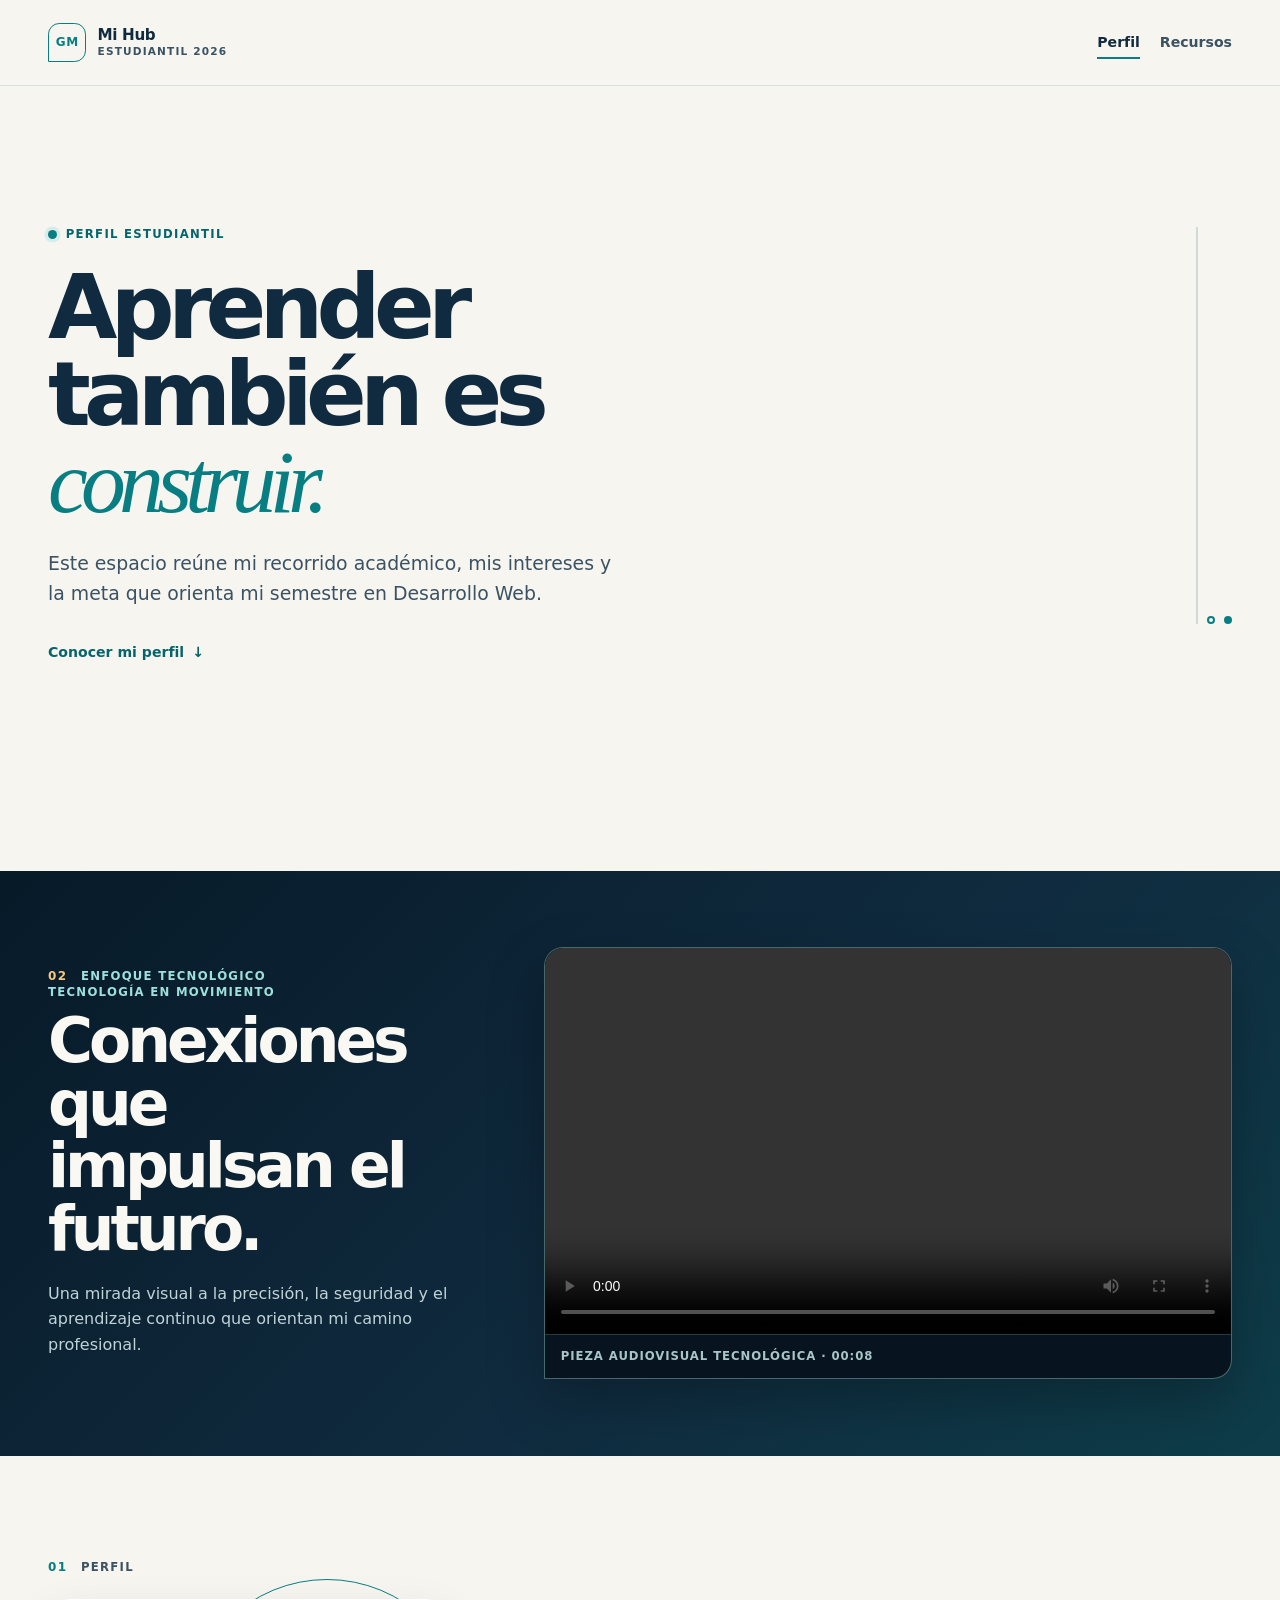
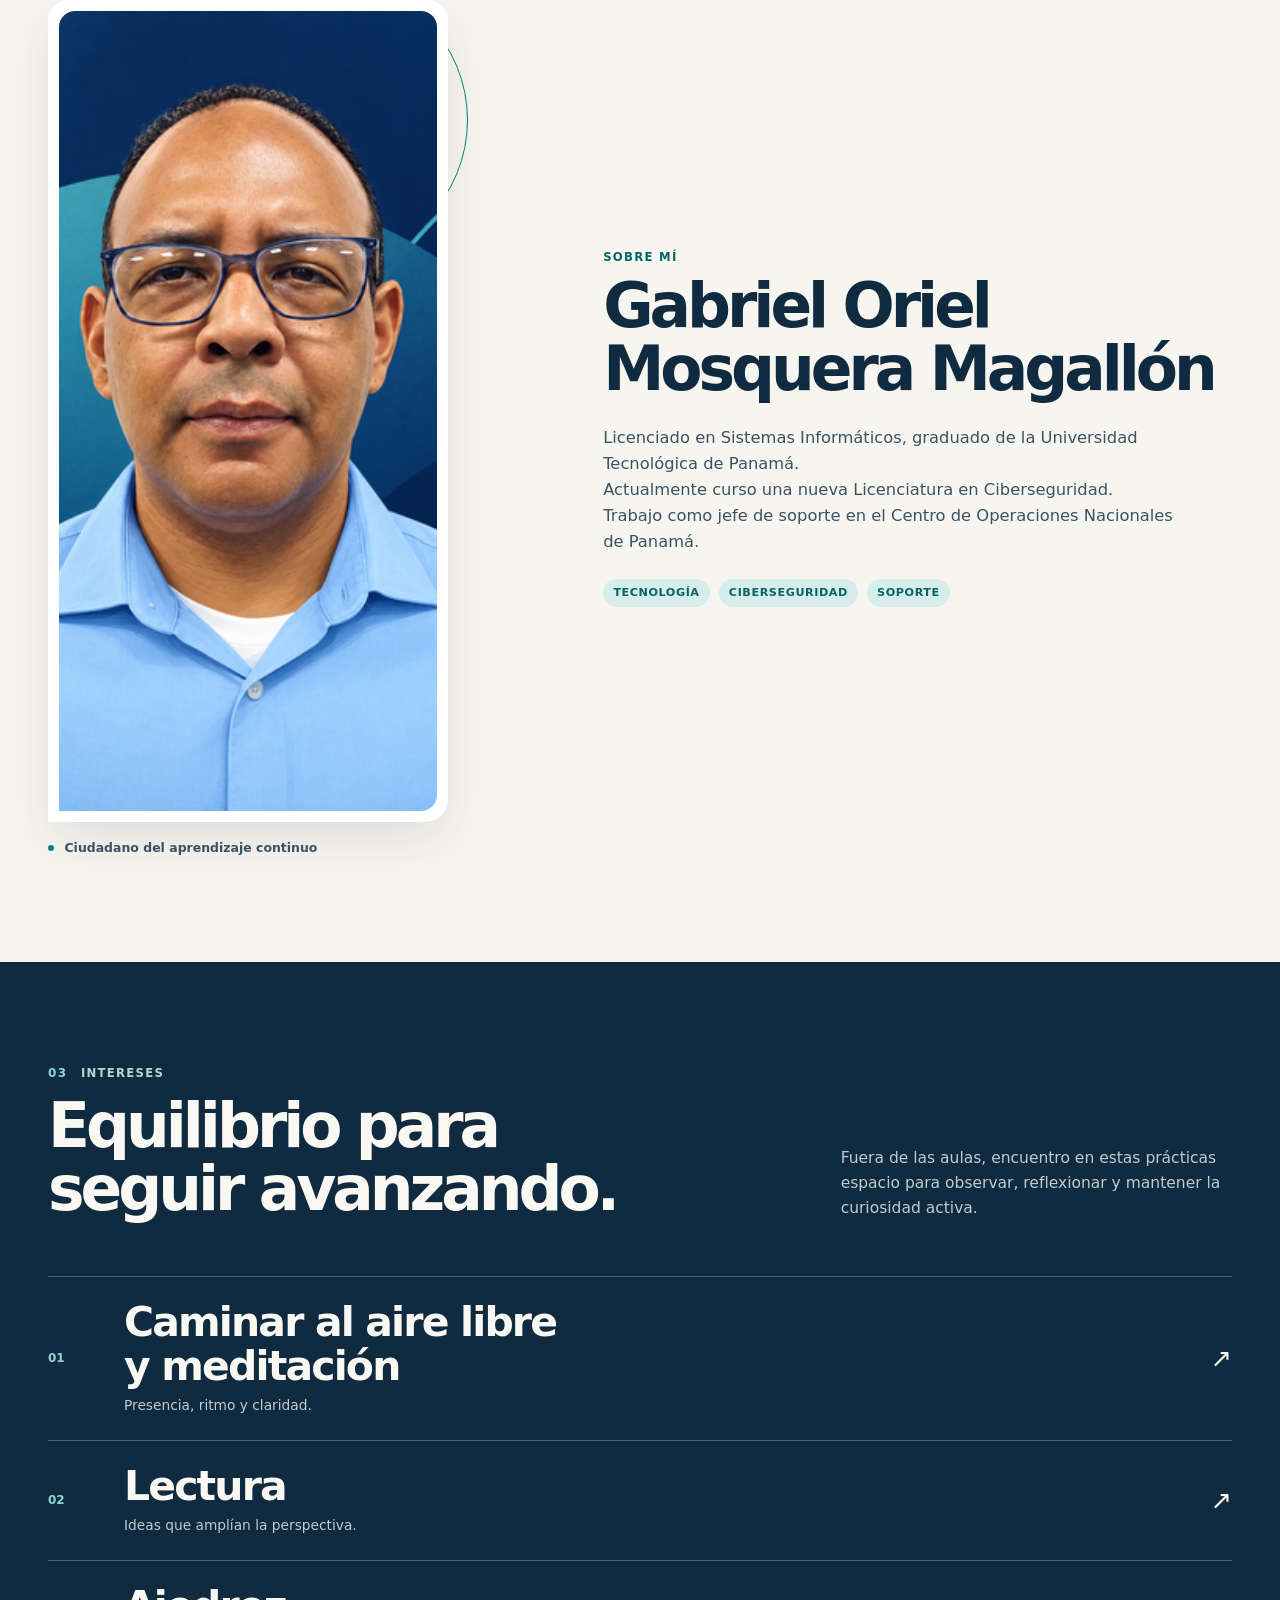
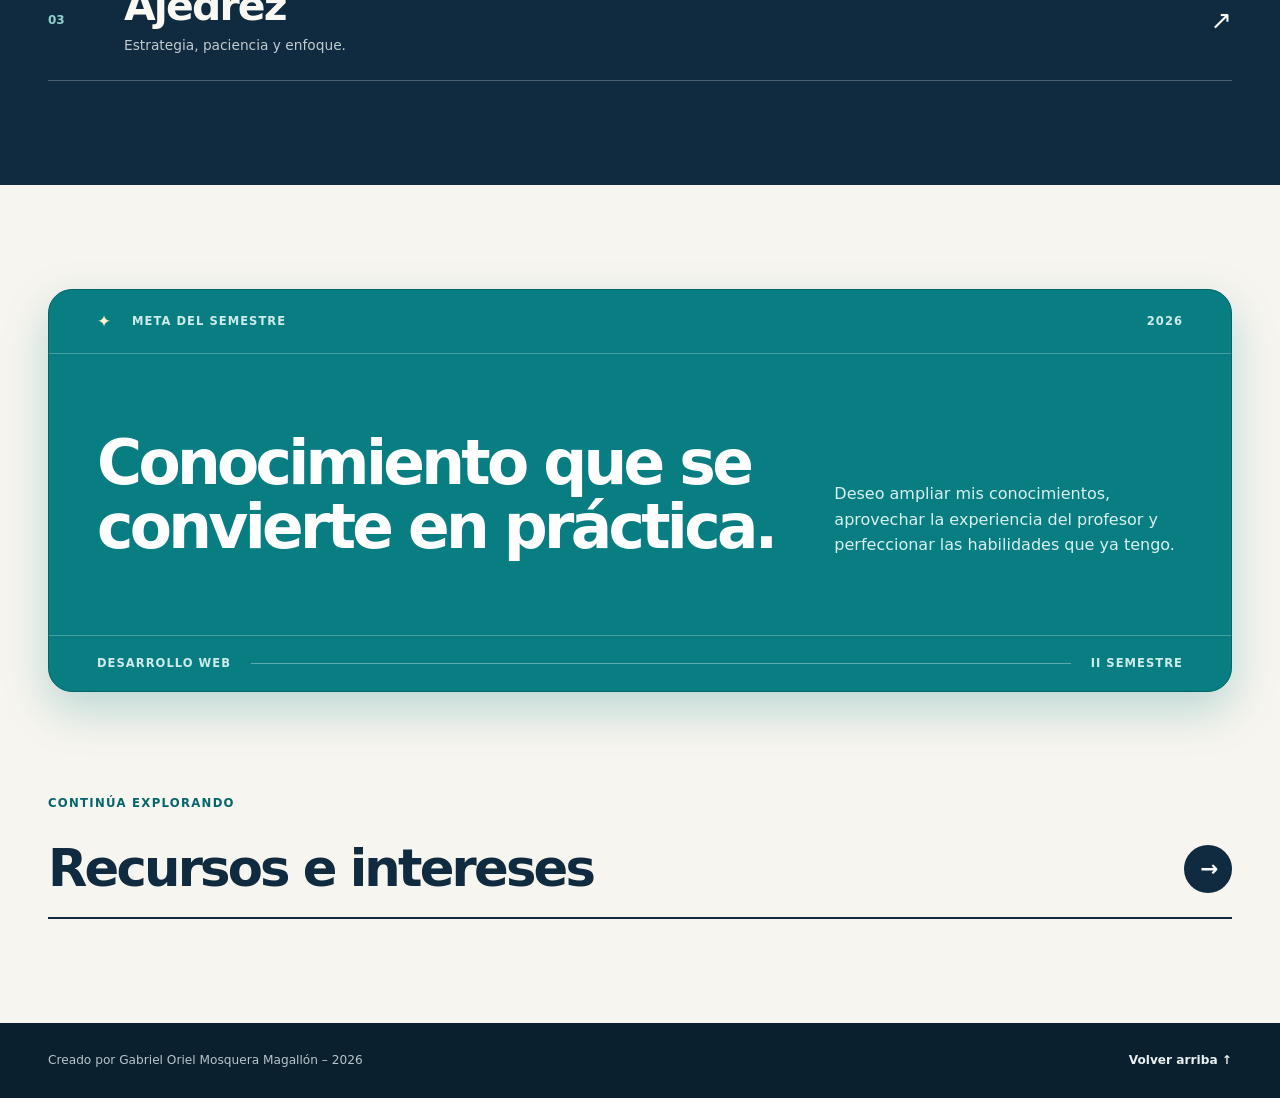
<file: index.html>
<!doctype html>
<html lang="es">
  <head>
    <meta charset="UTF-8" />
    <meta name="viewport" content="width=device-width, initial-scale=1.0" />
    <meta
      name="description"
      content="Perfil académico de Gabriel Oriel Mosquera Magallón: formación, intereses y meta del semestre en Desarrollo Web."
    />
    <meta
      name="keywords"
      content="Gabriel Mosquera, Desarrollo Web, Ciberseguridad, UTP, perfil estudiantil"
    />
    <meta name="author" content="Gabriel Oriel Mosquera Magallón" />
    <meta property="og:type" content="website" />
    <meta property="og:title" content="Mi Hub Estudiantil 2026 | Gabriel Mosquera" />
    <meta
      property="og:description"
      content="Un espacio personal de aprendizaje, tecnología y crecimiento profesional."
    />
    <meta property="og:url" content="https://mihub26-8mj5hxge.manus.space/" />
    <meta property="og:site_name" content="Mi Hub Estudiantil 2026" />
    <meta property="og:image" content="https://raw.githubusercontent.com/Gabrielmosquera16/mi-hub-estudiantil-2026/main/img/avatar-gabriel-web.png" />
    <meta name="twitter:card" content="summary" />
    <meta name="twitter:title" content="Mi Hub Estudiantil 2026 | Gabriel Mosquera" />
    <meta name="twitter:description" content="Un espacio personal de aprendizaje, tecnología y crecimiento profesional." />
    <meta name="twitter:image" content="https://raw.githubusercontent.com/Gabrielmosquera16/mi-hub-estudiantil-2026/main/img/avatar-gabriel-web.png" />
    <title>Mi Hub Estudiantil 2026 | Gabriel Mosquera</title>
    <link rel="canonical" href="https://mihub26-8mj5hxge.manus.space/" />
    <link rel="stylesheet" href="css/estilos.css" />
  </head>
  <body>
    <a class="skip-link" href="#contenido">Saltar al contenido principal</a>

    <header class="site-header">
      <div class="shell header__inner">
        <a class="brand" href="index.html" aria-label="Ir al inicio de Mi Hub Estudiantil 2026">
          <span class="brand__mark" aria-hidden="true">GM</span>
          <span class="brand__text">
            <strong>Mi Hub</strong>
            <small>Estudiantil 2026</small>
          </span>
        </a>

        <nav class="main-nav" aria-label="Navegación principal">
          <a class="main-nav__link is-active" href="index.html" aria-current="page">Perfil</a>
          <a class="main-nav__link" href="recursos.html">Recursos</a>
        </nav>
      </div>
    </header>

    <main id="contenido">
      <section class="hero shell" aria-labelledby="presentacion-titulo">
        <div class="hero__content">
          <p class="eyebrow"><span class="eyebrow__dot" aria-hidden="true"></span> Perfil estudiantil</p>
          <h1 id="presentacion-titulo">Aprender también es <em>construir.</em></h1>
          <p class="hero__intro">
            Este espacio reúne mi recorrido académico, mis intereses y la meta que orienta mi semestre en Desarrollo Web.
          </p>
          <a class="text-link" href="#perfil">Conocer mi perfil <span aria-hidden="true">↓</span></a>
        </div>
        <div class="hero__rule" aria-hidden="true"><span></span><i></i><i></i></div>
      </section>

      <section class="tech-film section-space" aria-labelledby="video-titulo">
        <div class="shell tech-film__grid">
          <div class="tech-film__copy">
            <div class="section-label">
              <span>02</span>
              <p>Enfoque tecnológico</p>
            </div>
            <p class="overline">Tecnología en movimiento</p>
            <h2 id="video-titulo">Conexiones que<br />impulsan el futuro.</h2>
            <p>
              Una mirada visual a la precisión, la seguridad y el aprendizaje continuo que orientan mi camino profesional.
            </p>
          </div>

          <figure class="tech-film__player">
            <video controls preload="metadata" playsinline aria-describedby="video-descripcion">
              <source src="media/mi-hub-tecnologico-web.mp4" type="video/mp4" />
              Tu navegador no admite la reproducción de video HTML5.
            </video>
            <figcaption id="video-descripcion">Pieza audiovisual tecnológica · 00:08</figcaption>
          </figure>
        </div>
      </section>

      <section id="perfil" class="profile-section shell section-space" aria-labelledby="perfil-titulo">
        <div class="section-label">
          <span>01</span>
          <p>Perfil</p>
        </div>

        <div class="profile-layout">
          <figure class="portrait-card">
            <div class="portrait-card__image-wrap">
              <img
                src="img/avatar-gabriel-web.png"
                alt="Avatar ilustrado de Gabriel Oriel Mosquera Magallón"
                width="800"
                height="800"
              />
            </div>
            <figcaption>
              <span class="status-dot" aria-hidden="true"></span>
              Ciudadano del aprendizaje continuo
            </figcaption>
          </figure>

          <article class="profile-copy">
            <p class="overline">Sobre mí</p>
            <h2 id="perfil-titulo">Gabriel Oriel<br />Mosquera Magallón</h2>
            <p class="profile-copy__bio">
              Licenciado en Sistemas Informáticos, graduado de la Universidad Tecnológica de Panamá.<br />
              Actualmente curso una nueva Licenciatura en Ciberseguridad.<br />
              Trabajo como jefe de soporte en el Centro de Operaciones Nacionales de Panamá.
            </p>

            <div class="profile-copy__focus" aria-label="Áreas de enfoque">
              <span>Tecnología</span>
              <span>Ciberseguridad</span>
              <span>Soporte</span>
            </div>
          </article>
        </div>
      </section>

      <section class="interests-section section-space" aria-labelledby="intereses-titulo">
        <div class="shell">
          <div class="section-heading section-heading--split">
            <div>
              <div class="section-label">
                <span>03</span>
                <p>Intereses</p>
              </div>
              <h2 id="intereses-titulo">Equilibrio para<br />seguir avanzando.</h2>
            </div>
            <p class="section-heading__note">
              Fuera de las aulas, encuentro en estas prácticas espacio para observar, reflexionar y mantener la curiosidad activa.
            </p>
          </div>

          <ul class="interest-list">
            <li>
              <span class="interest-list__number">01</span>
              <div>
                <h3>Caminar al aire libre<br />y meditación</h3>
                <p>Presencia, ritmo y claridad.</p>
              </div>
              <span class="interest-list__symbol" aria-hidden="true">↗</span>
            </li>
            <li>
              <span class="interest-list__number">02</span>
              <div>
                <h3>Lectura</h3>
                <p>Ideas que amplían la perspectiva.</p>
              </div>
              <span class="interest-list__symbol" aria-hidden="true">↗</span>
            </li>
            <li>
              <span class="interest-list__number">03</span>
              <div>
                <h3>Ajedrez</h3>
                <p>Estrategia, paciencia y enfoque.</p>
              </div>
              <span class="interest-list__symbol" aria-hidden="true">↗</span>
            </li>
          </ul>
        </div>
      </section>

      <section class="goal-section shell section-space" aria-labelledby="meta-titulo">
        <div class="goal-card">
          <div class="goal-card__topline">
            <span class="goal-card__icon" aria-hidden="true">✦</span>
            <p>Meta del semestre</p>
            <span>2026</span>
          </div>
          <div class="goal-card__content">
            <h2 id="meta-titulo">Conocimiento que se<br />convierte en práctica.</h2>
            <p>
              Deseo ampliar mis conocimientos, aprovechar la experiencia del profesor y perfeccionar las habilidades que ya tengo.
            </p>
          </div>
          <div class="goal-card__footer">
            <span>Desarrollo Web</span>
            <span class="goal-card__line" aria-hidden="true"></span>
            <span>II Semestre</span>
          </div>
        </div>
      </section>

      <section class="next-section shell" aria-label="Enlace a recursos">
        <p class="overline">Continúa explorando</p>
        <a class="next-link" href="recursos.html">
          <span>Recursos e intereses</span>
          <span class="next-link__arrow" aria-hidden="true">→</span>
        </a>
      </section>
    </main>

    <footer class="site-footer">
      <div class="shell site-footer__inner">
        <p>Creado por Gabriel Oriel Mosquera Magallón – 2026</p>
        <a href="#contenido">Volver arriba <span aria-hidden="true">↑</span></a>
      </div>
    </footer>
  </body>
</html>
</file>
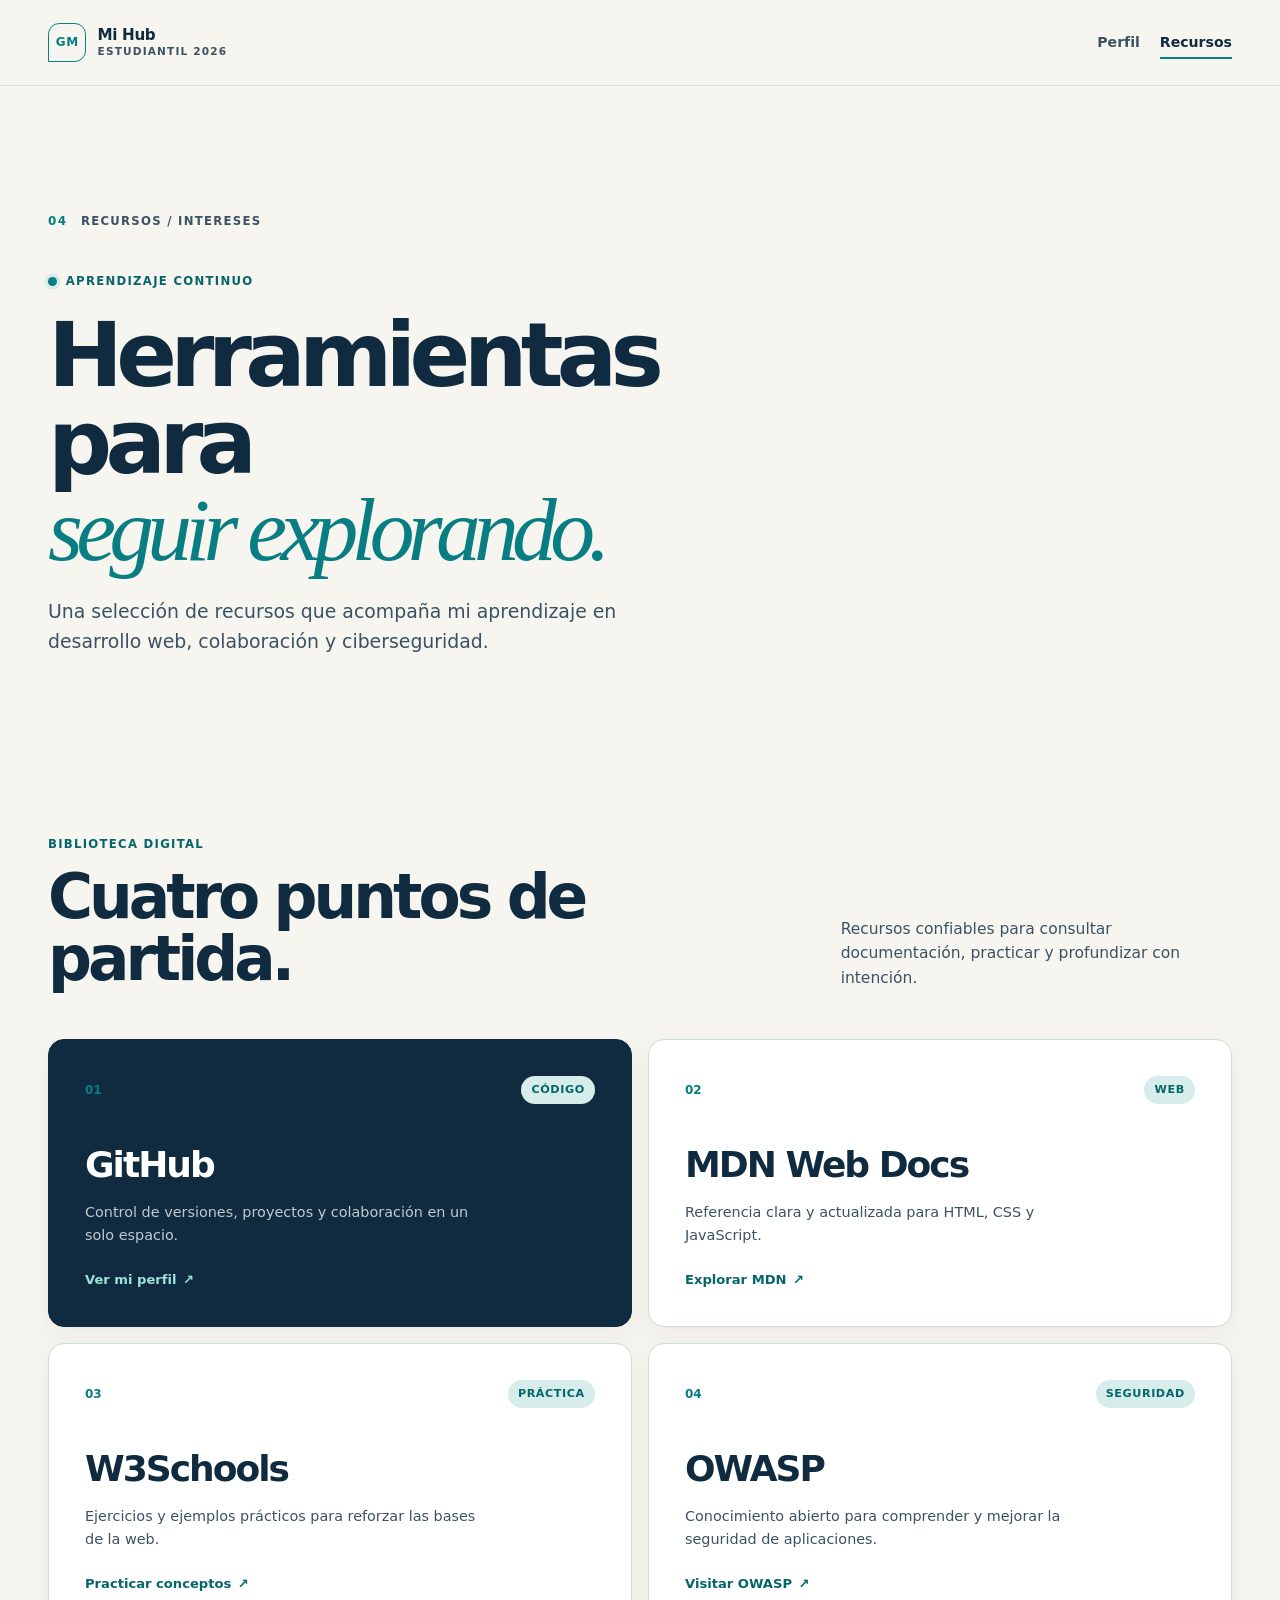
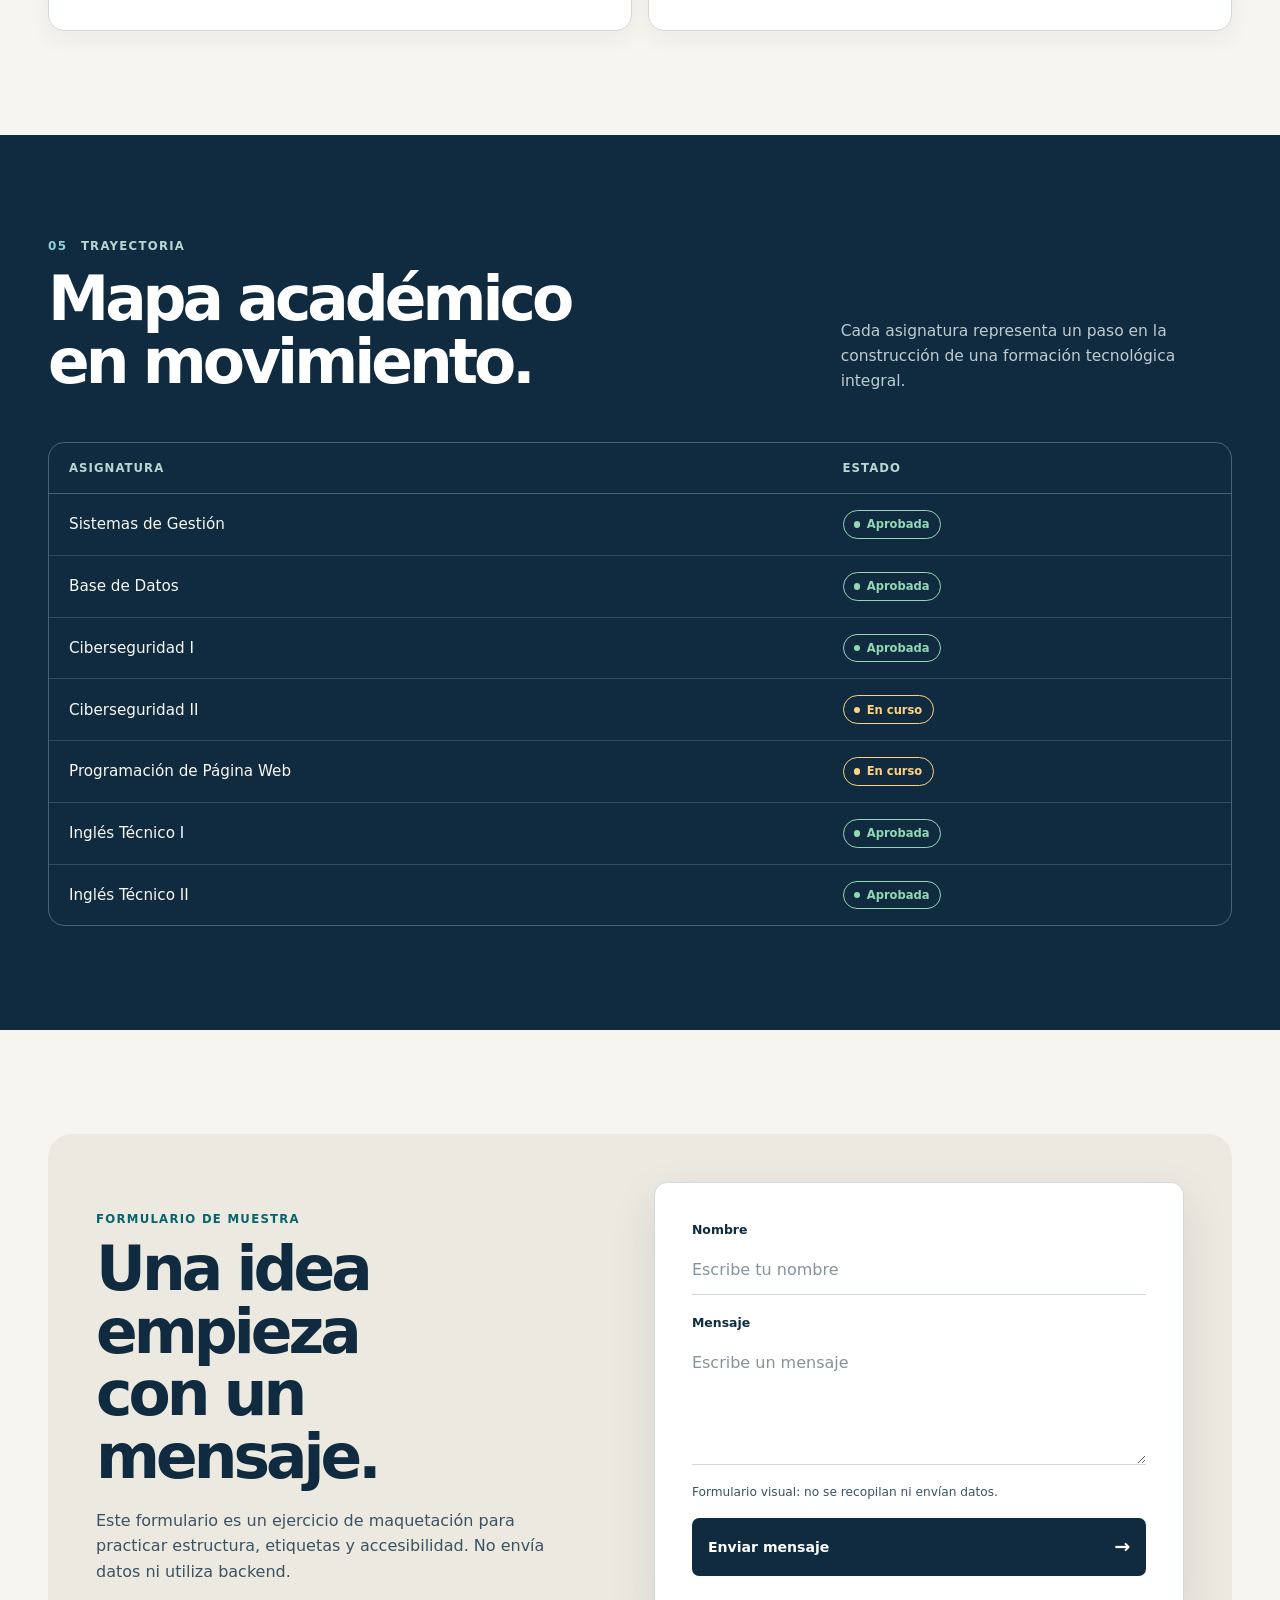
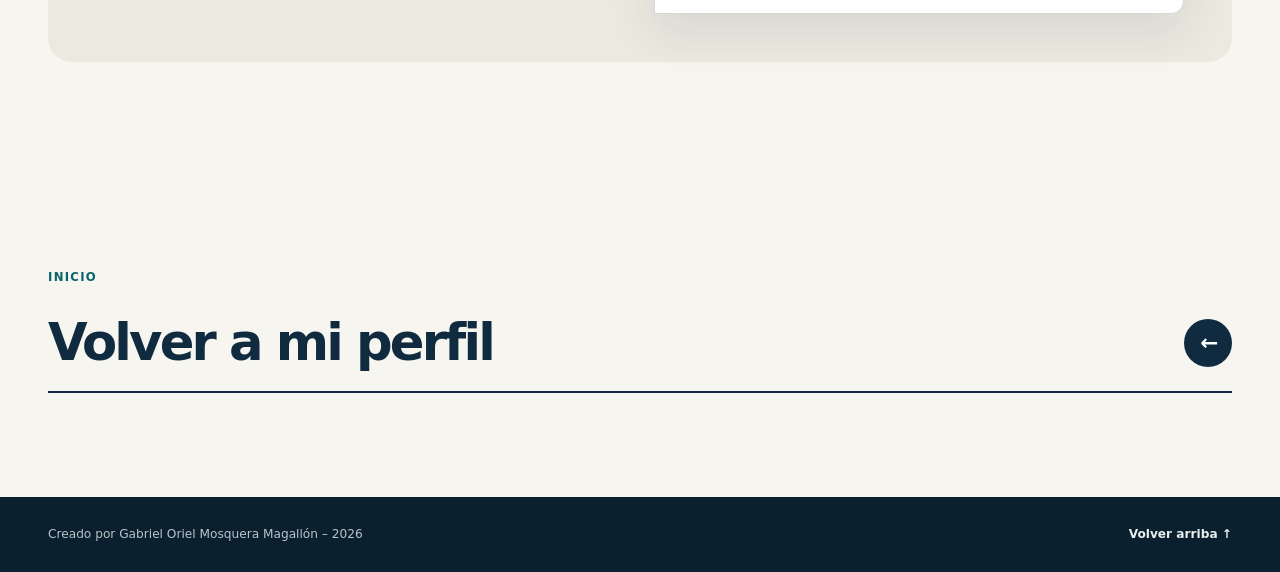
<file: recursos.html>
<!doctype html>
<html lang="es">
  <head>
    <meta charset="UTF-8" />
    <meta name="viewport" content="width=device-width, initial-scale=1.0" />
    <meta
      name="description"
      content="Recursos de desarrollo web y ciberseguridad, además de las asignaturas cursadas por Gabriel Oriel Mosquera Magallón."
    />
    <meta
      name="keywords"
      content="recursos web, MDN, OWASP, GitHub, ciberseguridad, Desarrollo Web"
    />
    <meta name="author" content="Gabriel Oriel Mosquera Magallón" />
    <meta property="og:type" content="website" />
    <meta property="og:title" content="Recursos | Mi Hub Estudiantil 2026" />
    <meta
      property="og:description"
      content="Recursos útiles y una bitácora académica para seguir aprendiendo tecnología."
    />
    <meta property="og:url" content="https://mihub26-8mj5hxge.manus.space/recursos.html" />
    <meta property="og:site_name" content="Mi Hub Estudiantil 2026" />
    <meta property="og:image" content="https://raw.githubusercontent.com/Gabrielmosquera16/mi-hub-estudiantil-2026/main/img/avatar-gabriel-web.png" />
    <meta name="twitter:card" content="summary" />
    <meta name="twitter:title" content="Recursos | Mi Hub Estudiantil 2026" />
    <meta name="twitter:description" content="Recursos útiles y una bitácora académica para seguir aprendiendo tecnología." />
    <meta name="twitter:image" content="https://raw.githubusercontent.com/Gabrielmosquera16/mi-hub-estudiantil-2026/main/img/avatar-gabriel-web.png" />
    <title>Recursos | Mi Hub Estudiantil 2026</title>
    <link rel="canonical" href="https://mihub26-8mj5hxge.manus.space/recursos.html" />
    <link rel="stylesheet" href="css/estilos.css" />
  </head>
  <body>
    <a class="skip-link" href="#contenido">Saltar al contenido principal</a>

    <header class="site-header">
      <div class="shell header__inner">
        <a class="brand" href="index.html" aria-label="Ir al inicio de Mi Hub Estudiantil 2026">
          <span class="brand__mark" aria-hidden="true">GM</span>
          <span class="brand__text">
            <strong>Mi Hub</strong>
            <small>Estudiantil 2026</small>
          </span>
        </a>

        <nav class="main-nav" aria-label="Navegación principal">
          <a class="main-nav__link" href="index.html">Perfil</a>
          <a class="main-nav__link is-active" href="recursos.html" aria-current="page">Recursos</a>
        </nav>
      </div>
    </header>

    <main id="contenido">
      <section class="page-intro shell" aria-labelledby="recursos-titulo">
        <div class="section-label">
          <span>04</span>
          <p>Recursos / intereses</p>
        </div>
        <p class="eyebrow"><span class="eyebrow__dot" aria-hidden="true"></span> Aprendizaje continuo</p>
        <h1 id="recursos-titulo">Herramientas para<br /><em>seguir explorando.</em></h1>
        <p class="page-intro__text">
          Una selección de recursos que acompaña mi aprendizaje en desarrollo web, colaboración y ciberseguridad.
        </p>
      </section>

      <section class="resource-section shell section-space" aria-labelledby="enlaces-titulo">
        <div class="section-heading section-heading--split">
          <div>
            <p class="overline">Biblioteca digital</p>
            <h2 id="enlaces-titulo">Cuatro puntos de<br />partida.</h2>
          </div>
          <p class="section-heading__note">
            Recursos confiables para consultar documentación, practicar y profundizar con intención.
          </p>
        </div>

        <div class="resource-grid">
          <article class="resource-card resource-card--featured">
            <div class="resource-card__top">
              <span class="resource-card__index">01</span>
              <span class="resource-card__tag">Código</span>
            </div>
            <h3>GitHub</h3>
            <p>Control de versiones, proyectos y colaboración en un solo espacio.</p>
            <a href="https://github.com/Gabrielmosquera16" target="_blank" rel="noopener noreferrer">
              Ver mi perfil <span aria-hidden="true">↗</span>
            </a>
          </article>

          <article class="resource-card">
            <div class="resource-card__top">
              <span class="resource-card__index">02</span>
              <span class="resource-card__tag">Web</span>
            </div>
            <h3>MDN Web Docs</h3>
            <p>Referencia clara y actualizada para HTML, CSS y JavaScript.</p>
            <a href="https://developer.mozilla.org/es/" target="_blank" rel="noopener noreferrer">
              Explorar MDN <span aria-hidden="true">↗</span>
            </a>
          </article>

          <article class="resource-card">
            <div class="resource-card__top">
              <span class="resource-card__index">03</span>
              <span class="resource-card__tag">Práctica</span>
            </div>
            <h3>W3Schools</h3>
            <p>Ejercicios y ejemplos prácticos para reforzar las bases de la web.</p>
            <a href="https://www.w3schools.com/" target="_blank" rel="noopener noreferrer">
              Practicar conceptos <span aria-hidden="true">↗</span>
            </a>
          </article>

          <article class="resource-card">
            <div class="resource-card__top">
              <span class="resource-card__index">04</span>
              <span class="resource-card__tag">Seguridad</span>
            </div>
            <h3>OWASP</h3>
            <p>Conocimiento abierto para comprender y mejorar la seguridad de aplicaciones.</p>
            <a href="https://owasp.org/" target="_blank" rel="noopener noreferrer">
              Visitar OWASP <span aria-hidden="true">↗</span>
            </a>
          </article>
        </div>
      </section>

      <section class="academic-section section-space" aria-labelledby="asignaturas-titulo">
        <div class="shell">
          <div class="section-heading section-heading--split">
            <div>
              <div class="section-label">
                <span>05</span>
                <p>Trayectoria</p>
              </div>
              <h2 id="asignaturas-titulo">Mapa académico<br />en movimiento.</h2>
            </div>
            <p class="section-heading__note">
              Cada asignatura representa un paso en la construcción de una formación tecnológica integral.
            </p>
          </div>

          <div class="table-wrap" tabindex="0">
            <table>
              <caption>Asignaturas y estado académico</caption>
              <thead>
                <tr>
                  <th scope="col">Asignatura</th>
                  <th scope="col">Estado</th>
                </tr>
              </thead>
              <tbody>
                <tr>
                  <td>Sistemas de Gestión</td>
                  <td><span class="status-pill status-pill--complete">Aprobada</span></td>
                </tr>
                <tr>
                  <td>Base de Datos</td>
                  <td><span class="status-pill status-pill--complete">Aprobada</span></td>
                </tr>
                <tr>
                  <td>Ciberseguridad I</td>
                  <td><span class="status-pill status-pill--complete">Aprobada</span></td>
                </tr>
                <tr>
                  <td>Ciberseguridad II</td>
                  <td><span class="status-pill status-pill--current">En curso</span></td>
                </tr>
                <tr>
                  <td>Programación de Página Web</td>
                  <td><span class="status-pill status-pill--current">En curso</span></td>
                </tr>
                <tr>
                  <td>Inglés Técnico I</td>
                  <td><span class="status-pill status-pill--complete">Aprobada</span></td>
                </tr>
                <tr>
                  <td>Inglés Técnico II</td>
                  <td><span class="status-pill status-pill--complete">Aprobada</span></td>
                </tr>
              </tbody>
            </table>
          </div>
        </div>
      </section>

      <section class="contact-section shell section-space" aria-labelledby="formulario-titulo">
        <div class="contact-layout">
          <div class="contact-copy">
            <p class="overline">Formulario de muestra</p>
            <h2 id="formulario-titulo">Una idea empieza<br />con un mensaje.</h2>
            <p>
              Este formulario es un ejercicio de maquetación para practicar estructura, etiquetas y accesibilidad. No envía datos ni utiliza backend.
            </p>
          </div>

          <form class="contact-form" aria-describedby="formulario-ayuda">
            <div class="form-field">
              <label for="nombre">Nombre</label>
              <input id="nombre" name="nombre" type="text" placeholder="Escribe tu nombre" autocomplete="name" />
            </div>
            <div class="form-field">
              <label for="mensaje">Mensaje</label>
              <textarea id="mensaje" name="mensaje" rows="4" placeholder="Escribe un mensaje"></textarea>
            </div>
            <p id="formulario-ayuda" class="form-help">Formulario visual: no se recopilan ni envían datos.</p>
            <button type="button">Enviar mensaje <span aria-hidden="true">→</span></button>
          </form>
        </div>
      </section>

      <section class="next-section shell" aria-label="Regresar al perfil">
        <p class="overline">Inicio</p>
        <a class="next-link" href="index.html">
          <span>Volver a mi perfil</span>
          <span class="next-link__arrow" aria-hidden="true">←</span>
        </a>
      </section>
    </main>

    <footer class="site-footer">
      <div class="shell site-footer__inner">
        <p>Creado por Gabriel Oriel Mosquera Magallón – 2026</p>
        <a href="#contenido">Volver arriba <span aria-hidden="true">↑</span></a>
      </div>
    </footer>
  </body>
</html>
</file>
<file: css/estilos.css>
:root {
  --ink: #102b3f;
  --ink-soft: #3b5263;
  --paper: #f7f5ef;
  --paper-deep: #ece9e0;
  --panel: #ffffff;
  --teal: #087e83;
  --teal-dark: #05656b;
  --teal-pale: #d7edeb;
  --gold: #c88938;
  --line: #cfdbd7;
  --success: #347b5a;
  --current: #a4661a;
  --shadow: 0 18px 48px rgb(16 43 63 / 10%);
  --shadow-lift: 0 24px 60px rgb(16 43 63 / 17%);
  --radius-lg: 1.5rem;
  --radius-md: 1rem;
  --shell: 74rem;
  --space-1: 0.5rem;
  --space-2: 0.875rem;
  --space-3: 1.25rem;
  --space-4: 1.75rem;
  --space-5: 2.5rem;
  --space-6: 4rem;
  --space-7: 6.5rem;
  --font-sans: system-ui, -apple-system, BlinkMacSystemFont, "Segoe UI", sans-serif;
}

* {
  box-sizing: border-box;
}

html {
  scroll-behavior: smooth;
}

body {
  min-width: 20rem;
  margin: 0;
  overflow-x: hidden;
  color: var(--ink);
  background: var(--paper);
  font-family: var(--font-sans);
  font-size: 1rem;
  line-height: 1.6;
}

img,
video {
  display: block;
  max-width: 100%;
}

a {
  color: inherit;
  text-decoration-thickness: 0.1em;
  text-underline-offset: 0.18em;
}

button,
input,
textarea {
  font: inherit;
}

button {
  cursor: pointer;
}

:focus-visible {
  outline: 3px solid var(--gold);
  outline-offset: 4px;
}

.shell {
  width: min(calc(100% - 3rem), var(--shell));
  margin-inline: auto;
}

.u-center {
  margin-inline: auto;
  text-align: center;
}

.skip-link {
  position: fixed;
  z-index: 20;
  top: 0.75rem;
  left: 50%;
  padding: 0.7rem 1rem;
  color: #fff;
  background: var(--ink);
  border-radius: 0.5rem;
  transform: translate(-50%, -200%);
  transition: transform 180ms ease;
}

.skip-link:focus {
  transform: translate(-50%, 0);
}

.site-header {
  position: sticky;
  z-index: 10;
  top: 0;
  border-bottom: 1px solid rgb(207 219 215 / 75%);
  background: rgb(247 245 239 / 90%);
  backdrop-filter: blur(14px);
}

.header__inner,
.site-footer__inner {
  display: flex;
  align-items: center;
  justify-content: space-between;
  gap: var(--space-4);
}

.header__inner {
  min-height: 5.3rem;
}

.brand {
  display: inline-flex;
  align-items: center;
  gap: 0.7rem;
  color: var(--ink);
  text-decoration: none;
}

.brand:hover .brand__mark {
  color: #fff;
  background: var(--teal);
  transform: rotate(-6deg);
}

.brand__mark {
  display: grid;
  width: 2.4rem;
  aspect-ratio: 1;
  place-items: center;
  color: var(--teal);
  border: 1px solid currentcolor;
  border-radius: 0.7rem 0.7rem 0.7rem 0;
  font-size: 0.75rem;
  font-weight: 800;
  letter-spacing: 0.04em;
  transition: transform 180ms ease, color 180ms ease, background 180ms ease;
}

.brand__text {
  display: grid;
  line-height: 1.1;
}

.brand__text strong {
  font-size: 0.95rem;
  letter-spacing: -0.025em;
}

.brand__text small {
  margin-top: 0.18rem;
  color: var(--ink-soft);
  font-size: 0.66rem;
  font-weight: 700;
  letter-spacing: 0.11em;
  text-transform: uppercase;
}

.main-nav {
  display: flex;
  align-items: center;
  gap: 1.25rem;
}

.main-nav__link {
  position: relative;
  padding-block: 0.5rem;
  color: var(--ink-soft);
  font-size: 0.88rem;
  font-weight: 700;
  text-decoration: none;
  transition: color 180ms ease;
}

.main-nav__link::after {
  position: absolute;
  right: 0;
  bottom: 0.18rem;
  left: 0;
  height: 2px;
  background: var(--teal);
  content: "";
  transform: scaleX(0);
  transform-origin: right;
  transition: transform 180ms ease;
}

.main-nav__link:hover,
.main-nav__link.is-active {
  color: var(--ink);
}

.main-nav__link:hover::after,
.main-nav__link.is-active::after {
  transform: scaleX(1);
  transform-origin: left;
}

.hero {
  position: relative;
  display: grid;
  grid-template-columns: minmax(0, 1fr) minmax(9rem, 0.3fr);
  gap: var(--space-5);
  min-height: 31rem;
  padding-block: clamp(4.5rem, 11vw, 9rem) clamp(4rem, 8vw, 7rem);
}

.hero__content {
  max-width: 48rem;
}

.eyebrow,
.overline,
.section-label {
  display: flex;
  align-items: center;
  gap: 0.55rem;
  margin: 0;
  color: var(--teal-dark);
  font-size: 0.73rem;
  font-weight: 800;
  letter-spacing: 0.11em;
  line-height: 1.3;
  text-transform: uppercase;
}

.eyebrow__dot,
.status-dot {
  display: inline-block;
  width: 0.56rem;
  height: 0.56rem;
  background: var(--teal);
  border-radius: 50%;
  box-shadow: 0 0 0 0.22rem var(--teal-pale);
}

.hero h1,
.page-intro h1 {
  max-width: 11ch;
  margin: 1.4rem 0 1.4rem;
  font-size: clamp(3rem, 7vw, 6.4rem);
  font-weight: 760;
  letter-spacing: -0.075em;
  line-height: 0.97;
}

h1 em {
  color: var(--teal);
  font-family: Georgia, "Times New Roman", serif;
  font-weight: 400;
}

.hero__intro,
.page-intro__text {
  max-width: 36rem;
  margin: 0;
  color: var(--ink-soft);
  font-size: clamp(1rem, 1.7vw, 1.18rem);
}

.text-link {
  display: inline-flex;
  gap: 0.5rem;
  margin-top: 2rem;
  color: var(--teal-dark);
  font-size: 0.88rem;
  font-weight: 800;
  text-decoration: none;
}

.text-link span {
  transition: transform 180ms ease;
}

.text-link:hover span {
  transform: translateY(0.25rem);
}

.hero__rule {
  display: flex;
  align-items: end;
  justify-content: end;
  gap: 0.55rem;
  padding-bottom: 2.5rem;
}

.hero__rule span {
  width: 2px;
  height: 100%;
  min-height: 12rem;
  background: var(--line);
}

.hero__rule i {
  width: 0.52rem;
  height: 0.52rem;
  border: 2px solid var(--teal);
  border-radius: 50%;
}

.hero__rule i:last-child {
  background: var(--teal);
}

.section-space {
  margin-top: var(--space-7);
}

.section-label {
  width: fit-content;
  gap: 0.85rem;
  color: var(--ink-soft);
}

.section-label span {
  color: var(--teal);
  font-size: 0.75rem;
}

.section-label p {
  margin: 0;
}

.tech-film {
  padding-block: clamp(2.5rem, 6vw, 5rem);
  background: linear-gradient(135deg, #071a28 0%, #102b3f 57%, #0b5255 150%);
  color: #f9f8f3;
}

.tech-film__grid {
  display: grid;
  grid-template-columns: minmax(14rem, 0.7fr) minmax(0, 1.15fr);
  gap: clamp(2rem, 6vw, 5rem);
  align-items: center;
}

.tech-film .section-label,
.tech-film .overline {
  color: #9ee0dc;
}

.tech-film .section-label span {
  color: #f5c77e;
}

.tech-film__copy h2 {
  margin-top: 0.8rem;
}

.tech-film__copy > p:last-child {
  max-width: 31rem;
  margin: 1.25rem 0 0;
  color: #c0d3d7;
}

.tech-film__player {
  position: relative;
  margin: 0;
  overflow: hidden;
  background: #07131e;
  border: 1px solid rgb(158 224 220 / 42%);
  border-radius: 1.2rem 1.2rem 1.2rem 0;
  box-shadow: 0 22px 55px rgb(0 0 0 / 25%);
}

.tech-film__player video {
  width: 100%;
  aspect-ratio: 16 / 9;
  background: #07131e;
}

.tech-film__player figcaption {
  padding: 0.75rem 1rem;
  color: #a9c5c7;
  border-top: 1px solid rgb(158 224 220 / 20%);
  font-size: 0.73rem;
  font-weight: 750;
  letter-spacing: 0.08em;
  text-transform: uppercase;
}

.profile-layout {
  display: grid;
  grid-template-columns: minmax(16rem, 0.72fr) minmax(0, 1fr);
  gap: clamp(2rem, 8vw, 8rem);
  align-items: center;
  margin-top: 1.5rem;
}

.portrait-card {
  position: relative;
  max-width: 25rem;
  margin: 0;
}

.portrait-card::before {
  position: absolute;
  z-index: -1;
  top: -1.25rem;
  right: -1.25rem;
  width: 70%;
  aspect-ratio: 1;
  border: 1px solid var(--teal);
  border-radius: 50%;
  content: "";
}

.portrait-card__image-wrap {
  padding: 0.7rem;
  overflow: hidden;
  background: var(--panel);
  border-radius: 1.4rem 1.4rem 1.4rem 0;
  box-shadow: var(--shadow);
}

.portrait-card img {
  width: 100%;
  aspect-ratio: 1;
  object-fit: cover;
  border-radius: 1rem 1rem 1rem 0;
}

.portrait-card figcaption {
  display: flex;
  align-items: center;
  gap: 0.65rem;
  margin-top: 1rem;
  color: var(--ink-soft);
  font-size: 0.78rem;
  font-weight: 650;
}

.portrait-card .status-dot {
  width: 0.38rem;
  height: 0.38rem;
  box-shadow: none;
}

.overline {
  margin-bottom: 0.65rem;
}

.profile-copy h2,
.section-heading h2,
.contact-copy h2,
.tech-film__copy h2 {
  margin: 0;
  font-size: clamp(2.1rem, 4.8vw, 4.15rem);
  font-weight: 730;
  letter-spacing: -0.065em;
  line-height: 1.02;
}

.profile-copy__bio {
  max-width: 37rem;
  margin: 1.5rem 0;
  color: var(--ink-soft);
  font-size: 1.02rem;
}

.profile-copy__focus {
  display: flex;
  flex-wrap: wrap;
  gap: 0.55rem;
}

.profile-copy__focus span,
.resource-card__tag {
  padding: 0.32rem 0.64rem;
  color: var(--teal-dark);
  background: var(--teal-pale);
  border-radius: 99rem;
  font-size: 0.7rem;
  font-weight: 800;
  letter-spacing: 0.05em;
  text-transform: uppercase;
}

.interests-section,
.academic-section {
  padding-block: var(--space-7);
  background: var(--ink);
  color: #f9f8f3;
}

.section-heading--split {
  display: grid;
  grid-template-columns: minmax(0, 1fr) minmax(15rem, 0.52fr);
  gap: var(--space-5);
  align-items: end;
}

.section-heading--split .section-label,
.interests-section .overline {
  color: #b8d5d3;
}

.section-heading--split .section-label span {
  color: #8ed3d0;
}

.section-heading h2 {
  margin-top: 0.85rem;
}

.section-heading__note {
  max-width: 30rem;
  margin: 0;
  color: #c0cbd0;
  font-size: 0.97rem;
}

.interest-list {
  display: grid;
  margin: 3.5rem 0 0;
  padding: 0;
  border-top: 1px solid rgb(255 255 255 / 25%);
  list-style: none;
}

.interest-list li {
  display: grid;
  grid-template-columns: 3.5rem minmax(0, 1fr) auto;
  gap: var(--space-3);
  align-items: center;
  padding: 1.5rem 0;
  border-bottom: 1px solid rgb(255 255 255 / 25%);
  transition: padding 200ms ease, color 200ms ease;
}

.interest-list li:hover {
  padding-inline: 0.7rem;
  color: #9ee0dc;
}

.interest-list__number {
  color: #8ed3d0;
  font-size: 0.75rem;
  font-weight: 800;
}

.interest-list h3 {
  margin: 0;
  font-size: clamp(1.55rem, 3.2vw, 2.6rem);
  font-weight: 650;
  letter-spacing: -0.045em;
  line-height: 1.06;
}

.interest-list p {
  margin: 0.35rem 0 0;
  color: #c0cbd0;
  font-size: 0.86rem;
}

.interest-list__symbol {
  font-size: 1.6rem;
  transition: transform 200ms ease;
}

.interest-list li:hover .interest-list__symbol {
  transform: translate(0.3rem, -0.3rem);
}

.goal-card {
  overflow: hidden;
  color: #fff;
  background: var(--teal);
  border: 1px solid var(--teal-dark);
  border-radius: var(--radius-lg);
  box-shadow: 0 18px 45px rgb(8 126 131 / 25%);
}

.goal-card__topline,
.goal-card__footer {
  display: flex;
  align-items: center;
  justify-content: space-between;
  gap: var(--space-3);
  padding: 1.15rem clamp(1.25rem, 4vw, 3rem);
  color: #cdebe9;
  border-bottom: 1px solid rgb(255 255 255 / 25%);
  font-size: 0.72rem;
  font-weight: 800;
  letter-spacing: 0.09em;
  text-transform: uppercase;
}

.goal-card__topline p {
  flex: 1;
  margin: 0;
}

.goal-card__icon {
  color: #fff2ca;
  font-size: 1.05rem;
}

.goal-card__content {
  display: grid;
  grid-template-columns: minmax(0, 1fr) minmax(14rem, 0.5fr);
  gap: var(--space-5);
  align-items: end;
  padding: clamp(2rem, 6vw, 5rem) clamp(1.25rem, 4vw, 3rem);
}

.goal-card__content h2 {
  margin: 0;
  font-size: clamp(2rem, 4.8vw, 4rem);
  font-weight: 680;
  letter-spacing: -0.06em;
  line-height: 1.03;
}

.goal-card__content p {
  max-width: 27rem;
  margin: 0;
  color: #d9f0ee;
  font-size: 1rem;
}

.goal-card__footer {
  border-top: 1px solid rgb(255 255 255 / 25%);
  border-bottom: 0;
}

.goal-card__line {
  flex: 1;
  height: 1px;
  background: rgb(255 255 255 / 35%);
}

.next-section {
  padding-block: var(--space-7);
}

.next-link {
  display: flex;
  align-items: center;
  justify-content: space-between;
  gap: var(--space-4);
  padding-block: 1.25rem;
  border-bottom: 2px solid var(--ink);
  font-size: clamp(1.75rem, 4vw, 3.6rem);
  font-weight: 700;
  letter-spacing: -0.055em;
  line-height: 1.08;
  text-decoration: none;
}

.next-link__arrow {
  display: grid;
  width: 3rem;
  aspect-ratio: 1;
  place-items: center;
  color: #fff;
  background: var(--ink);
  border-radius: 50%;
  font-size: 1.35rem;
  transition: color 180ms ease, background 180ms ease, transform 180ms ease;
}

.next-link:hover .next-link__arrow {
  color: #fff;
  background: var(--teal);
  transform: translateX(0.35rem);
}

.site-footer {
  padding-block: 1.75rem;
  color: #b8c4ca;
  background: #0b202e;
  font-size: 0.76rem;
}

.site-footer p {
  margin: 0;
}

.site-footer a {
  color: #e8efef;
  font-weight: 700;
  text-decoration: none;
}

.site-footer a:hover {
  color: #8ed3d0;
}

.page-intro {
  padding-block: clamp(4.5rem, 10vw, 8rem) clamp(3rem, 6vw, 5rem);
}

.page-intro .section-label {
  margin-bottom: 2.8rem;
}

.page-intro h1 {
  max-width: 13ch;
}

.resource-section .section-heading,
.contact-section .section-heading {
  color: var(--ink);
}

.resource-section .section-heading__note,
.contact-section .section-heading__note {
  color: var(--ink-soft);
}

.resource-grid {
  display: grid;
  grid-template-columns: repeat(2, minmax(0, 1fr));
  gap: 1rem;
  margin-top: 3rem;
}

.resource-card {
  display: flex;
  min-height: 18rem;
  flex-direction: column;
  padding: clamp(1.35rem, 3vw, 2.25rem);
  background: var(--panel);
  border: 1px solid var(--line);
  border-radius: var(--radius-md);
  box-shadow: 0 9px 25px rgb(16 43 63 / 5%);
  transition: border-color 200ms ease, box-shadow 200ms ease, transform 200ms ease;
}

.resource-card:hover {
  border-color: var(--teal);
  box-shadow: var(--shadow-lift);
  transform: translateY(-0.35rem);
}

.resource-card--featured {
  color: #fff;
  background: var(--ink);
  border-color: var(--ink);
}

.resource-card__top {
  display: flex;
  align-items: center;
  justify-content: space-between;
  gap: var(--space-2);
}

.resource-card__index {
  color: var(--teal);
  font-size: 0.75rem;
  font-weight: 800;
}

.resource-card h3 {
  margin: auto 0 0.45rem;
  font-size: clamp(1.5rem, 3vw, 2.25rem);
  font-weight: 720;
  letter-spacing: -0.055em;
}

.resource-card p {
  max-width: 25rem;
  margin: 0;
  color: var(--ink-soft);
  font-size: 0.9rem;
}

.resource-card--featured p {
  color: #c0cbd0;
}

.resource-card a {
  display: inline-flex;
  width: fit-content;
  gap: 0.4rem;
  margin-top: 1.4rem;
  color: var(--teal-dark);
  font-size: 0.82rem;
  font-weight: 800;
  text-decoration: none;
}

.resource-card--featured a {
  color: #9ee0dc;
}

.resource-card a span {
  transition: transform 180ms ease;
}

.resource-card a:hover span {
  transform: translate(0.2rem, -0.2rem);
}

.academic-section {
  margin-top: var(--space-7);
}

.academic-section .section-heading h2 {
  color: #fff;
}

.table-wrap {
  margin-top: 3rem;
  overflow-x: auto;
  border: 1px solid rgb(255 255 255 / 25%);
  border-radius: var(--radius-md);
}

table {
  width: 100%;
  min-width: 34rem;
  border-collapse: collapse;
}

caption {
  position: absolute;
  width: 1px;
  height: 1px;
  overflow: hidden;
  clip: rect(0 0 0 0);
  white-space: nowrap;
}

th,
td {
  padding: 1rem 1.25rem;
  text-align: left;
}

th {
  color: #b9d6d4;
  border-bottom: 1px solid rgb(255 255 255 / 25%);
  font-size: 0.73rem;
  font-weight: 800;
  letter-spacing: 0.09em;
  text-transform: uppercase;
}

td {
  border-bottom: 1px solid rgb(255 255 255 / 15%);
  font-size: 0.95rem;
}

tbody tr:last-child td {
  border-bottom: 0;
}

tbody tr {
  transition: background 180ms ease;
}

tbody tr:hover {
  background: rgb(255 255 255 / 7%);
}

.status-pill {
  display: inline-flex;
  align-items: center;
  gap: 0.4rem;
  padding: 0.26rem 0.65rem;
  border: 1px solid currentcolor;
  border-radius: 99rem;
  font-size: 0.72rem;
  font-weight: 800;
}

.status-pill::before {
  width: 0.4rem;
  height: 0.4rem;
  background: currentcolor;
  border-radius: 50%;
  content: "";
}

.status-pill--complete {
  color: #92d8b4;
}

.status-pill--current {
  color: #ffd180;
}

.contact-section {
  padding-bottom: var(--space-7);
}

.contact-layout {
  display: grid;
  grid-template-columns: minmax(0, 0.86fr) minmax(18rem, 1fr);
  gap: clamp(2.5rem, 8vw, 7rem);
  align-items: center;
  padding: clamp(1.5rem, 4vw, 3rem);
  background: var(--paper-deep);
  border-radius: var(--radius-lg);
}

.contact-copy h2 {
  margin-top: 0.7rem;
}

.contact-copy > p:last-child {
  max-width: 32rem;
  margin: 1.2rem 0 0;
  color: var(--ink-soft);
}

.contact-form {
  padding: clamp(1.3rem, 4vw, 2.3rem);
  background: #fff;
  border: 1px solid var(--line);
  border-radius: 0.8rem 0.8rem 0.8rem 0;
  box-shadow: var(--shadow);
}

.form-field {
  display: grid;
  gap: 0.35rem;
  margin-bottom: 1.1rem;
}

.form-field label {
  color: var(--ink);
  font-size: 0.78rem;
  font-weight: 800;
}

.form-field input,
.form-field textarea {
  width: 100%;
  padding: 0.72rem 0;
  color: var(--ink);
  background: transparent;
  border: 0;
  border-bottom: 1px solid var(--line);
  border-radius: 0;
  outline: none;
  resize: vertical;
  transition: border-color 180ms ease;
}

.form-field input::placeholder,
.form-field textarea::placeholder {
  color: #84949c;
}

.form-field input:focus,
.form-field textarea:focus {
  border-color: var(--teal);
}

.form-help {
  margin: 0 0 1rem;
  color: var(--ink-soft);
  font-size: 0.76rem;
}

.contact-form button {
  display: inline-flex;
  align-items: center;
  justify-content: space-between;
  width: 100%;
  padding: 0.85rem 1rem;
  color: #fff;
  background: var(--ink);
  border: 0;
  border-radius: 0.45rem;
  font-size: 0.88rem;
  font-weight: 800;
  transition: background 180ms ease, transform 180ms ease;
}

.contact-form button:hover {
  background: var(--teal);
  transform: translateY(-0.13rem);
}

.contact-form button span {
  font-size: 1.2rem;
}

@media (max-width: 600px) {
  .shell {
    width: min(calc(100% - 2rem), var(--shell));
  }

  .header__inner,
  .site-footer__inner {
    gap: 0.75rem;
  }

  .header__inner {
    min-height: 4.6rem;
  }

  .brand__text small {
    display: none;
  }

  .main-nav {
    gap: 0.85rem;
  }

  .hero {
    grid-template-columns: 1fr;
    min-height: 0;
  }

  .hero__rule {
    display: none;
  }

  .section-space {
    margin-top: 4.25rem;
  }

  .profile-layout,
  .tech-film__grid,
  .section-heading--split,
  .goal-card__content,
  .contact-layout {
    grid-template-columns: 1fr;
  }

  .portrait-card {
    max-width: 19rem;
  }

  .resource-grid {
    grid-template-columns: 1fr;
  }

  .interests-section,
  .academic-section {
    padding-block: 4.25rem;
  }

  .interest-list li {
    grid-template-columns: 2.5rem minmax(0, 1fr) auto;
  }

  .goal-card__footer {
    font-size: 0.63rem;
  }

  .site-footer__inner {
    align-items: flex-start;
    flex-direction: column;
  }
}

@media (prefers-reduced-motion: reduce) {
  *,
  *::before,
  *::after {
    scroll-behavior: auto !important;
    transition-duration: 0.01ms !important;
    animation-duration: 0.01ms !important;
    animation-iteration-count: 1 !important;
  }
}
</file>
